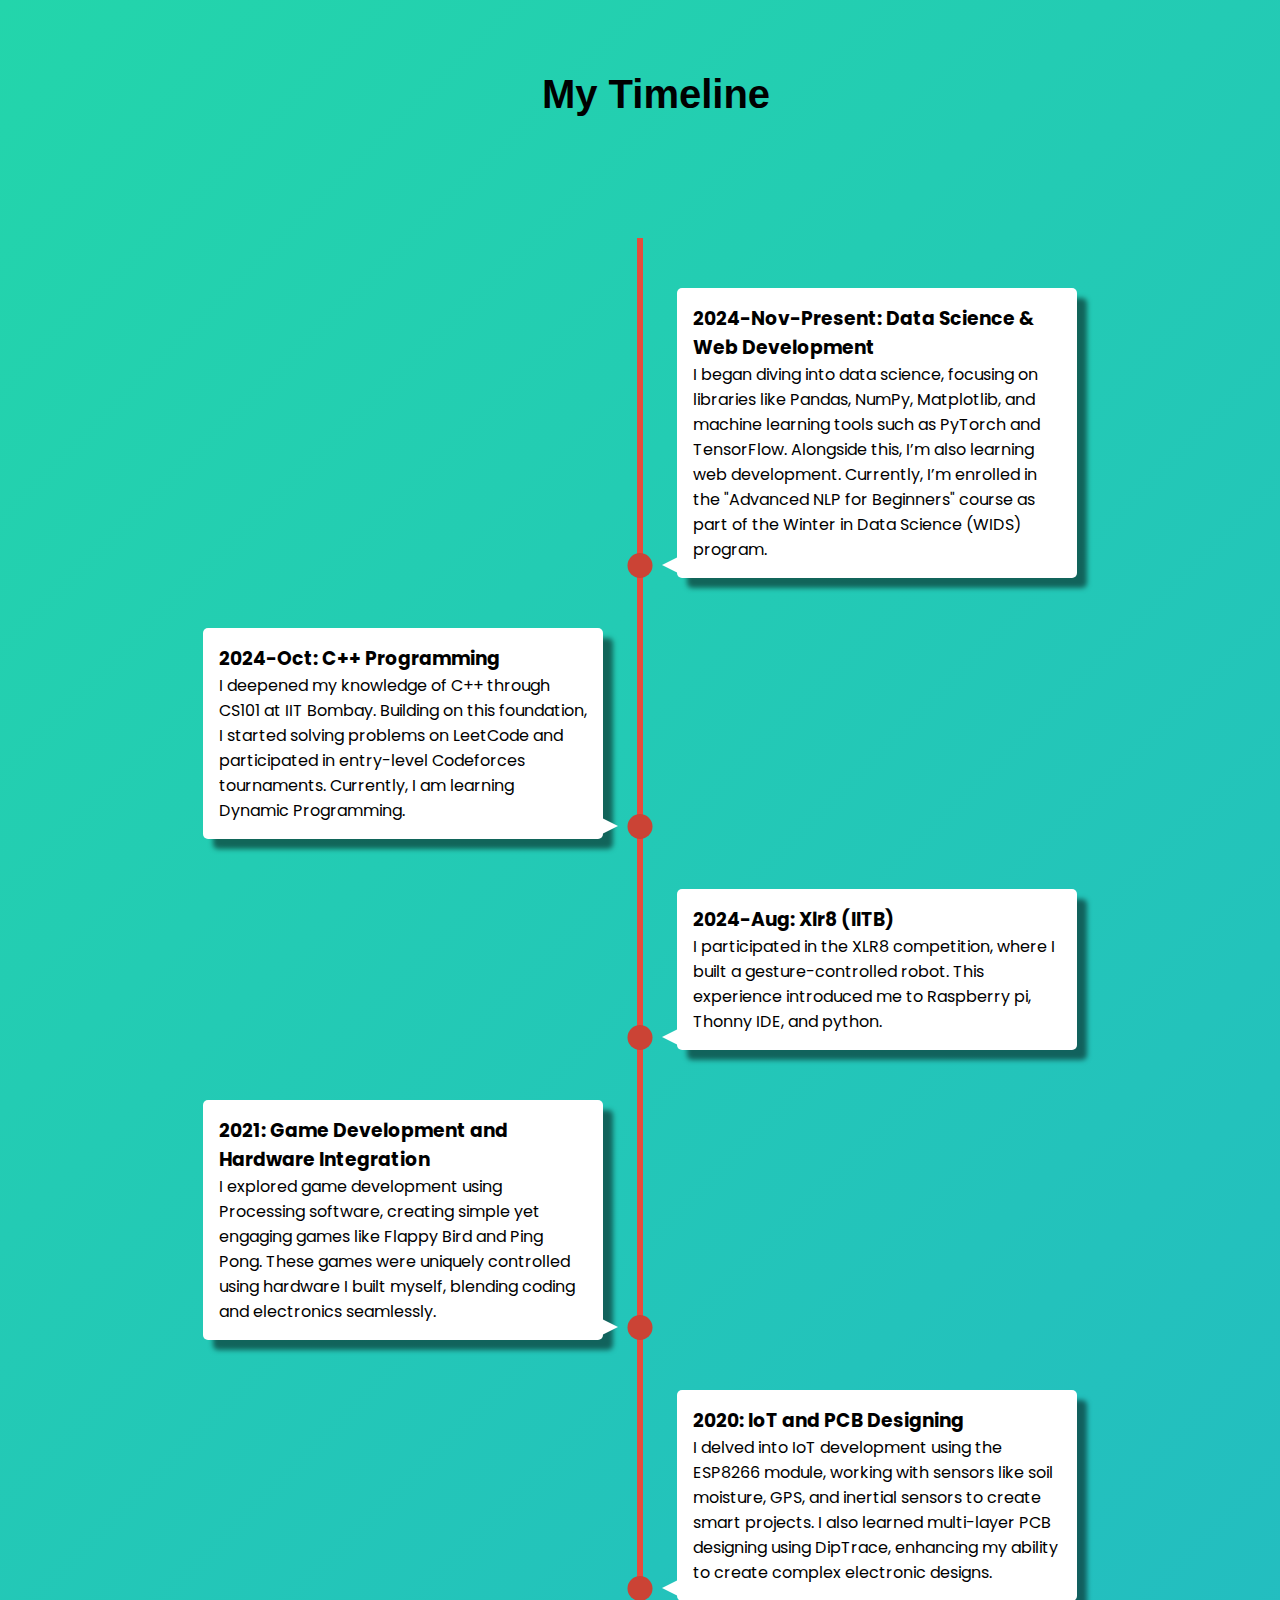
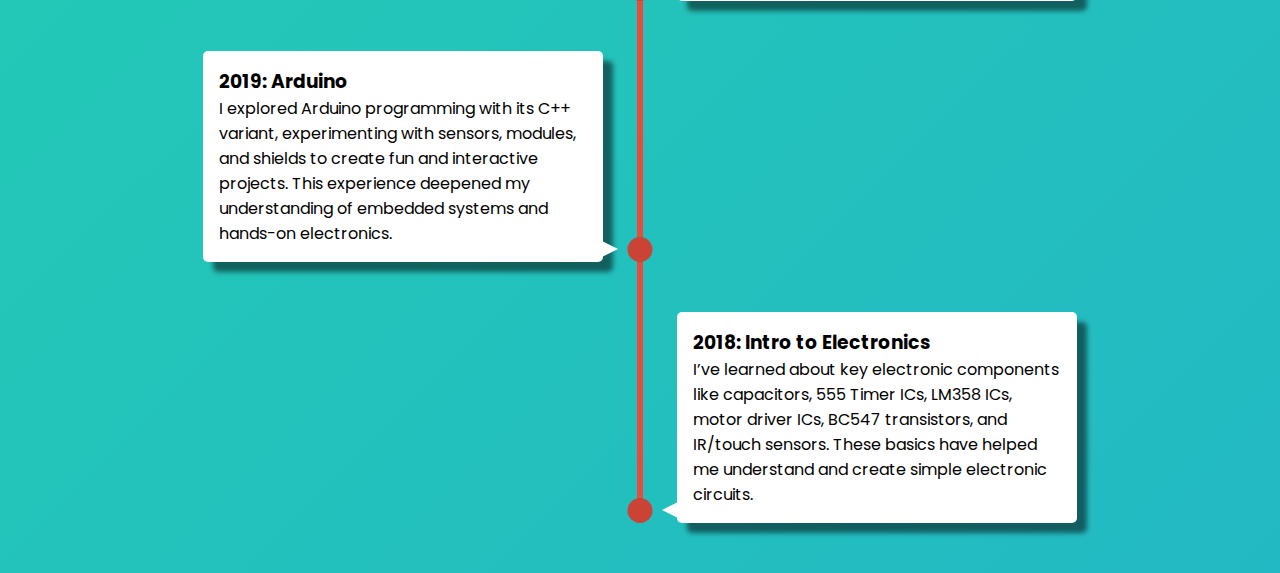
<file: timeline/timeline.html>
<!DOCTYPE html>
<html lang="en">
<head>
    <meta charset="UTF-8">
    <meta name="viewport" content="width=device-width, initial-scale=1.0">
    <title>Timeline</title>
    <link rel="stylesheet" href="timeline.css">
    <link href="https://fonts.cdnfonts.com/css/the-aesthetic-essential" rel="stylesheet">

</head>
<link rel="icon" type="image/png" href="icons8-shredder-100.png" />

<body>
    <!-- ----------------Main header start------------------- -->
    <header id="main_header">
      <div class="container">
        <h1><i class="fa-solid fa-trophy"></i>My Timeline</h1>
      </div>
    </header>
    <!-- ----------------Main header close------------------- -->

    <!-- ----------------Timeline start--------------------- -->
    <section id="timeline">
      <ul>
        <!-- <li>
          <div>
            <h3>2013: Data Entry Operator</h3>
            <p>
              Lorem ipsum dolor, sit amet consectetur adipisicing elit. Mollitia
              quod officia ab cum odio, vero praesentium nam laborum fugiat
              debitis aspernatur dolorum ipsum. Ea deserunt voluptatum esse
              quaerat necessitatibus beatae!
            </p>
          </div>
        </li> -->
        <li>
          <div>
            <h3>2024-Nov-Present: Data Science & Web Development</h3>
            <p>
              I began diving into data science, focusing on libraries like Pandas, NumPy, Matplotlib, and machine learning tools such as PyTorch and TensorFlow. Alongside this, I’m also learning web development. Currently, I’m enrolled in the "Advanced NLP for Beginners" course as part of the Winter in Data Science (WIDS) program.
            </p>
          </div>
        </li>
        <li>
          <div>
            <h3>2024-Oct: C++ Programming</h3>
            <p>
              I deepened my knowledge of C++ through CS101 at IIT Bombay. Building on this foundation, I started solving problems on LeetCode and participated in entry-level Codeforces tournaments. Currently, I am learning Dynamic Programming.
            </p>
          </div>
        </li>
        <li>
          <div>
            <h3>2024-Aug: Xlr8 (IITB)</h3>
            <p>
              I participated in the XLR8 competition, where I built a gesture-controlled robot. This experience introduced me to Raspberry pi, Thonny IDE, and python.
            </p>
          </div>
        </li>
        <li>
          <div>
            <h3>2021: Game Development and Hardware Integration</h3>
            <p>
              I explored game development using Processing software, creating simple yet engaging games like Flappy Bird and Ping Pong. These games were uniquely controlled using hardware I built myself, blending coding and electronics seamlessly.
            </p>
          </div>
        </li>
        <li>
          <div>
            <h3>2020: IoT and PCB Designing</h3>
            <p>
              I delved into IoT development using the ESP8266 module, working with sensors like soil moisture, GPS, and inertial sensors to create smart projects. I also learned multi-layer PCB designing using DipTrace, enhancing my ability to create complex electronic designs.
            </p>
          </div>
        </li>
        <li>
          <div>
            <h3>2019: Arduino</h3>
            <p>
              I explored Arduino programming with its C++ variant, experimenting with sensors, modules, and shields to create fun and interactive projects. This experience deepened my understanding of embedded systems and hands-on electronics.
            </p>
          </div>
        </li>
        <li>
          <div>
            <h3>2018: Intro to Electronics</h3>
            <p>
              I’ve learned about key electronic components like capacitors, 555 Timer ICs, LM358 ICs, motor driver ICs, BC547 transistors, and IR/touch sensors. These basics have helped me understand and create simple electronic circuits.
            </p>
          </div>
        </li>
        <!-- <li>
          <div>
            <h3>2021: Php Programming</h3>
            <p>
              Lorem ipsum dolor, sit amet consectetur adipisicing elit. Mollitia
              quod officia ab cum odio, vero praesentium nam laborum fugiat
              debitis aspernatur dolorum ipsum. Ea deserunt voluptatum esse
              quaerat necessitatibus beatae!
            </p>
          </div>
        </li>
        <li>
          <div>
            <h3>2022: Blogging</h3>
            <p>
              Lorem ipsum dolor, sit amet consectetur adipisicing elit. Mollitia
              quod officia ab cum odio, vero praesentium nam laborum fugiat
              debitis aspernatur dolorum ipsum. Ea deserunt voluptatum esse
              quaerat necessitatibus beatae!
            </p>
          </div>
        </li> -->
      </ul>
    </section>
    <!-- ----------------Timeline close--------------------- -->
  </body>
  
</html>
</file>
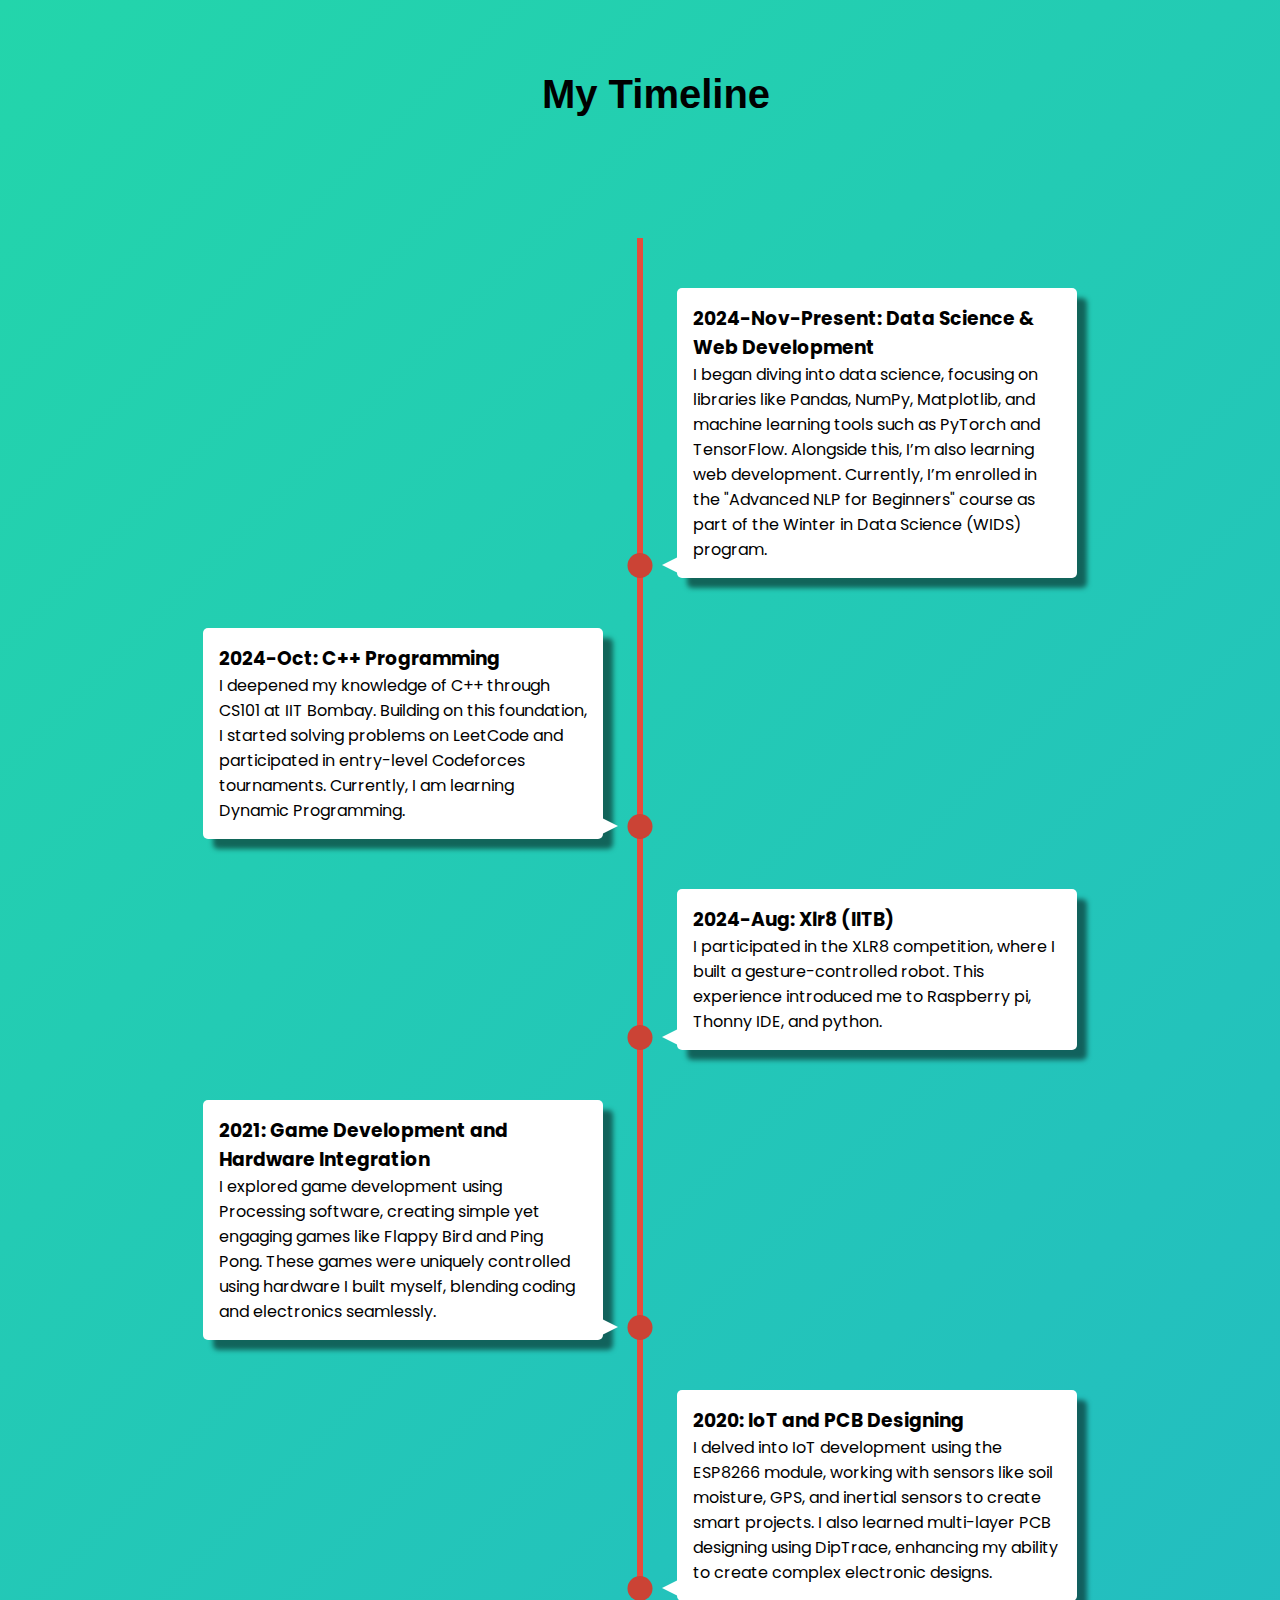
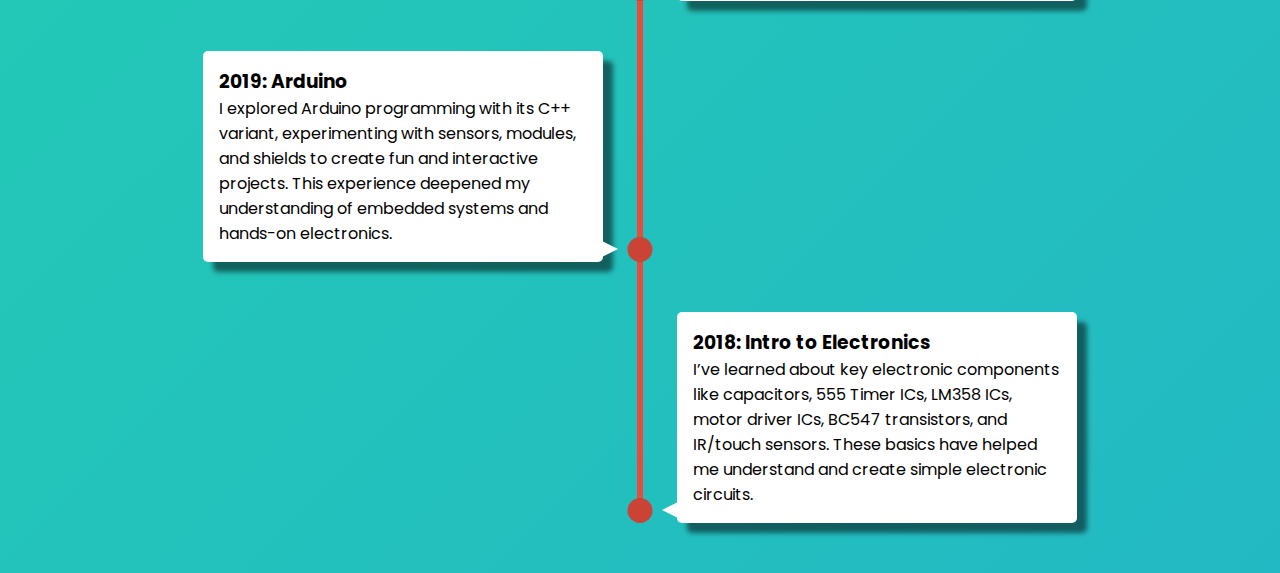
<file: timline/timeline.html>
<!DOCTYPE html>
<html lang="en">
<head>
    <meta charset="UTF-8">
    <meta name="viewport" content="width=device-width, initial-scale=1.0">
    <title>Timeline</title>
    <link rel="stylesheet" href="timeline.css">
    <link href="https://fonts.cdnfonts.com/css/the-aesthetic-essential" rel="stylesheet">

</head>
<body>
    <!-- ----------------Main header start------------------- -->
    <header id="main_header">
      <div class="container">
        <h1><i class="fa-solid fa-trophy"></i>My Timeline</h1>
      </div>
    </header>
    <!-- ----------------Main header close------------------- -->

    <!-- ----------------Timeline start--------------------- -->
    <section id="timeline">
      <ul>
        <!-- <li>
          <div>
            <h3>2013: Data Entry Operator</h3>
            <p>
              Lorem ipsum dolor, sit amet consectetur adipisicing elit. Mollitia
              quod officia ab cum odio, vero praesentium nam laborum fugiat
              debitis aspernatur dolorum ipsum. Ea deserunt voluptatum esse
              quaerat necessitatibus beatae!
            </p>
          </div>
        </li> -->
        <li>
          <div>
            <h3>2024-Nov-Present: Data Science & Web Development</h3>
            <p>
              I began diving into data science, focusing on libraries like Pandas, NumPy, Matplotlib, and machine learning tools such as PyTorch and TensorFlow. Alongside this, I’m also learning web development. Currently, I’m enrolled in the "Advanced NLP for Beginners" course as part of the Winter in Data Science (WIDS) program.
            </p>
          </div>
        </li>
        <li>
          <div>
            <h3>2024-Oct: C++ Programming</h3>
            <p>
              I deepened my knowledge of C++ through CS101 at IIT Bombay. Building on this foundation, I started solving problems on LeetCode and participated in entry-level Codeforces tournaments. Currently, I am learning Dynamic Programming.
            </p>
          </div>
        </li>
        <li>
          <div>
            <h3>2024-Aug: Xlr8 (IITB)</h3>
            <p>
              I participated in the XLR8 competition, where I built a gesture-controlled robot. This experience introduced me to Raspberry pi, Thonny IDE, and python.
            </p>
          </div>
        </li>
        <li>
          <div>
            <h3>2021: Game Development and Hardware Integration</h3>
            <p>
              I explored game development using Processing software, creating simple yet engaging games like Flappy Bird and Ping Pong. These games were uniquely controlled using hardware I built myself, blending coding and electronics seamlessly.
            </p>
          </div>
        </li>
        <li>
          <div>
            <h3>2020: IoT and PCB Designing</h3>
            <p>
              I delved into IoT development using the ESP8266 module, working with sensors like soil moisture, GPS, and inertial sensors to create smart projects. I also learned multi-layer PCB designing using DipTrace, enhancing my ability to create complex electronic designs.
            </p>
          </div>
        </li>
        <li>
          <div>
            <h3>2019: Arduino</h3>
            <p>
              I explored Arduino programming with its C++ variant, experimenting with sensors, modules, and shields to create fun and interactive projects. This experience deepened my understanding of embedded systems and hands-on electronics.
            </p>
          </div>
        </li>
        <li>
          <div>
            <h3>2018: Intro to Electronics</h3>
            <p>
              I’ve learned about key electronic components like capacitors, 555 Timer ICs, LM358 ICs, motor driver ICs, BC547 transistors, and IR/touch sensors. These basics have helped me understand and create simple electronic circuits.
            </p>
          </div>
        </li>
        <!-- <li>
          <div>
            <h3>2021: Php Programming</h3>
            <p>
              Lorem ipsum dolor, sit amet consectetur adipisicing elit. Mollitia
              quod officia ab cum odio, vero praesentium nam laborum fugiat
              debitis aspernatur dolorum ipsum. Ea deserunt voluptatum esse
              quaerat necessitatibus beatae!
            </p>
          </div>
        </li>
        <li>
          <div>
            <h3>2022: Blogging</h3>
            <p>
              Lorem ipsum dolor, sit amet consectetur adipisicing elit. Mollitia
              quod officia ab cum odio, vero praesentium nam laborum fugiat
              debitis aspernatur dolorum ipsum. Ea deserunt voluptatum esse
              quaerat necessitatibus beatae!
            </p>
          </div>
        </li> -->
      </ul>
    </section>
    <!-- ----------------Timeline close--------------------- -->
  </body>
  
</html>
</file>
<file: timeline/timeline.css>
@import url("https://fonts.googleapis.com/css2?family=Poppins&display=swap");
@import url('https://fonts.cdnfonts.com/css/the-aesthetic-essential');


:root {
  --primary-color: #1b2631;
  --secondary_color: #283747;
  --max-width: 1440px;
}

* {
  box-sizing: border-box;
  margin: 0;
  padding: 0;
  font-family: "Poppins", sans-serif;
}

.container {
  max-width: 1440px;
  width: 100%;
  margin: 0 auto;
}

.container h1{
  font-family: 'The Aesthetic Essential', sans-serif;

}
/* body {
  background: rgb(63,94,251);
  background: radial-gradient(circle, rgba(63,94,251,1) 0%, rgba(70,252,227,0) 100%);  color: #000;
  overflow-x: hidden;
  padding-bottom: 50px;
} */

body {
	background: linear-gradient(-45deg, #ee7752, #e73c7e, #23a6d5, #23d5ab);
	background-size: 800% 800%;
	animation: gradient 15s ease infinite;
	height: 100vh;
}

@keyframes gradient {
	0% {
		background-position: 0% 50%;
	}
	50% {
		background-position: 100% 50%;
	}
	100% {
		background-position: 0% 50%;
	}
}


#main_header {
  /* background: var(--secondary_color); */
  padding: 4rem 0;
  text-align: center;
}

#main_header h1 {
  font-size: 2.5rem;
}

#main_header i {
  padding: 0 1rem;
}

#timeline ul {
  /* background: var(--primary-color); */

  padding: 50px 0;
}

/* create a line */
#timeline ul li {
  list-style: none;
  position: relative;
  width: 6px;
  margin: 0 auto;
  padding-top: 50px;
  background: #e74c3c;
}

/* boxes */
#timeline ul li div {
  position: relative;
  bottom: 0;
  width: 400px;
  padding: 1rem;
  /* background: var(--secondary_color); */
  background: #fff;
  transition: all 0.5s ease-in-out;
  border-radius: 5px;
  box-shadow: 10px 10px 5px rgba(0, 0, 0, 0.5);
}

/* rightside */
#timeline ul li:nth-child(odd) div {
  left: 40px;
}

/* leftside */
#timeline ul li:nth-child(even) div {
  left: -434px;
}

/* dots */
#timeline ul li:after {
  content: "";
  position: absolute;
  left: 50%;
  bottom: 0;
  width: 25px;
  height: 25px;
  /* background: var(--secondary_color); */
  background: #cb4335;
  transform: translateX(-50%);
  border-radius: 50%;
}

/* Arrow Base */
#timeline div:before {
  content: "";
  position: absolute;
  bottom: 5px;
  width: 0;
  right: 0;
  border-style: solid;
}

/* rightside arrow */
#timeline ul li:nth-child(odd) div:before {
  left: -15px;
  border-width: 8px 16px 8px 0px;
  border-color: transparent #fff;
}

/* left side arraow */
#timeline ul li:nth-child(even) div:before {
  right: -15px;
  border-width: 8px 0px 8px 16px;
  border-color: transparent #fff;
}

@media (max-width: 900px) {
  #timeline ul li div {
    width: 350px;
  }

  /* rightside */
  #timeline ul li:nth-child(odd) div {
    left: 40px;
  }

  /* leftside */
  #timeline ul li:nth-child(even) div {
    left: -380px;
  }
}

@media (max-width: 768px) {
  #timeline ul li {
    margin-left: 30px;
  }

  #timeline ul li div {
    width: calc(100vw - 90px);
  }

  /* leftside */
  #timeline ul li:nth-child(even) div {
    left: 40px;
  }

  /* rightside arrow */
  #timeline ul li:nth-child(even) div:before {
    left: -15px;
    border-width: 8px 16px 8px 0px;
    border-color: transparent #fff;
  }
}
</file>
<file: timline/timeline.css>
@import url("https://fonts.googleapis.com/css2?family=Poppins&display=swap");
@import url('https://fonts.cdnfonts.com/css/the-aesthetic-essential');


:root {
  --primary-color: #1b2631;
  --secondary_color: #283747;
  --max-width: 1440px;
}

* {
  box-sizing: border-box;
  margin: 0;
  padding: 0;
  font-family: "Poppins", sans-serif;
}

.container {
  max-width: 1440px;
  width: 100%;
  margin: 0 auto;
}

.container h1{
  font-family: 'The Aesthetic Essential', sans-serif;

}
/* body {
  background: rgb(63,94,251);
  background: radial-gradient(circle, rgba(63,94,251,1) 0%, rgba(70,252,227,0) 100%);  color: #000;
  overflow-x: hidden;
  padding-bottom: 50px;
} */

body {
	background: linear-gradient(-45deg, #ee7752, #e73c7e, #23a6d5, #23d5ab);
	background-size: 800% 800%;
	animation: gradient 15s ease infinite;
	height: 100vh;
}

@keyframes gradient {
	0% {
		background-position: 0% 50%;
	}
	50% {
		background-position: 100% 50%;
	}
	100% {
		background-position: 0% 50%;
	}
}


#main_header {
  /* background: var(--secondary_color); */
  padding: 4rem 0;
  text-align: center;
}

#main_header h1 {
  font-size: 2.5rem;
}

#main_header i {
  padding: 0 1rem;
}

#timeline ul {
  /* background: var(--primary-color); */

  padding: 50px 0;
}

/* create a line */
#timeline ul li {
  list-style: none;
  position: relative;
  width: 6px;
  margin: 0 auto;
  padding-top: 50px;
  background: #e74c3c;
}

/* boxes */
#timeline ul li div {
  position: relative;
  bottom: 0;
  width: 400px;
  padding: 1rem;
  /* background: var(--secondary_color); */
  background: #fff;
  transition: all 0.5s ease-in-out;
  border-radius: 5px;
  box-shadow: 10px 10px 5px rgba(0, 0, 0, 0.5);
}

/* rightside */
#timeline ul li:nth-child(odd) div {
  left: 40px;
}

/* leftside */
#timeline ul li:nth-child(even) div {
  left: -434px;
}

/* dots */
#timeline ul li:after {
  content: "";
  position: absolute;
  left: 50%;
  bottom: 0;
  width: 25px;
  height: 25px;
  /* background: var(--secondary_color); */
  background: #cb4335;
  transform: translateX(-50%);
  border-radius: 50%;
}

/* Arrow Base */
#timeline div:before {
  content: "";
  position: absolute;
  bottom: 5px;
  width: 0;
  right: 0;
  border-style: solid;
}

/* rightside arrow */
#timeline ul li:nth-child(odd) div:before {
  left: -15px;
  border-width: 8px 16px 8px 0px;
  border-color: transparent #fff;
}

/* left side arraow */
#timeline ul li:nth-child(even) div:before {
  right: -15px;
  border-width: 8px 0px 8px 16px;
  border-color: transparent #fff;
}

@media (max-width: 900px) {
  #timeline ul li div {
    width: 350px;
  }

  /* rightside */
  #timeline ul li:nth-child(odd) div {
    left: 40px;
  }

  /* leftside */
  #timeline ul li:nth-child(even) div {
    left: -380px;
  }
}

@media (max-width: 768px) {
  #timeline ul li {
    margin-left: 30px;
  }

  #timeline ul li div {
    width: calc(100vw - 90px);
  }

  /* leftside */
  #timeline ul li:nth-child(even) div {
    left: 40px;
  }

  /* rightside arrow */
  #timeline ul li:nth-child(even) div:before {
    left: -15px;
    border-width: 8px 16px 8px 0px;
    border-color: transparent #fff;
  }
}
</file>
